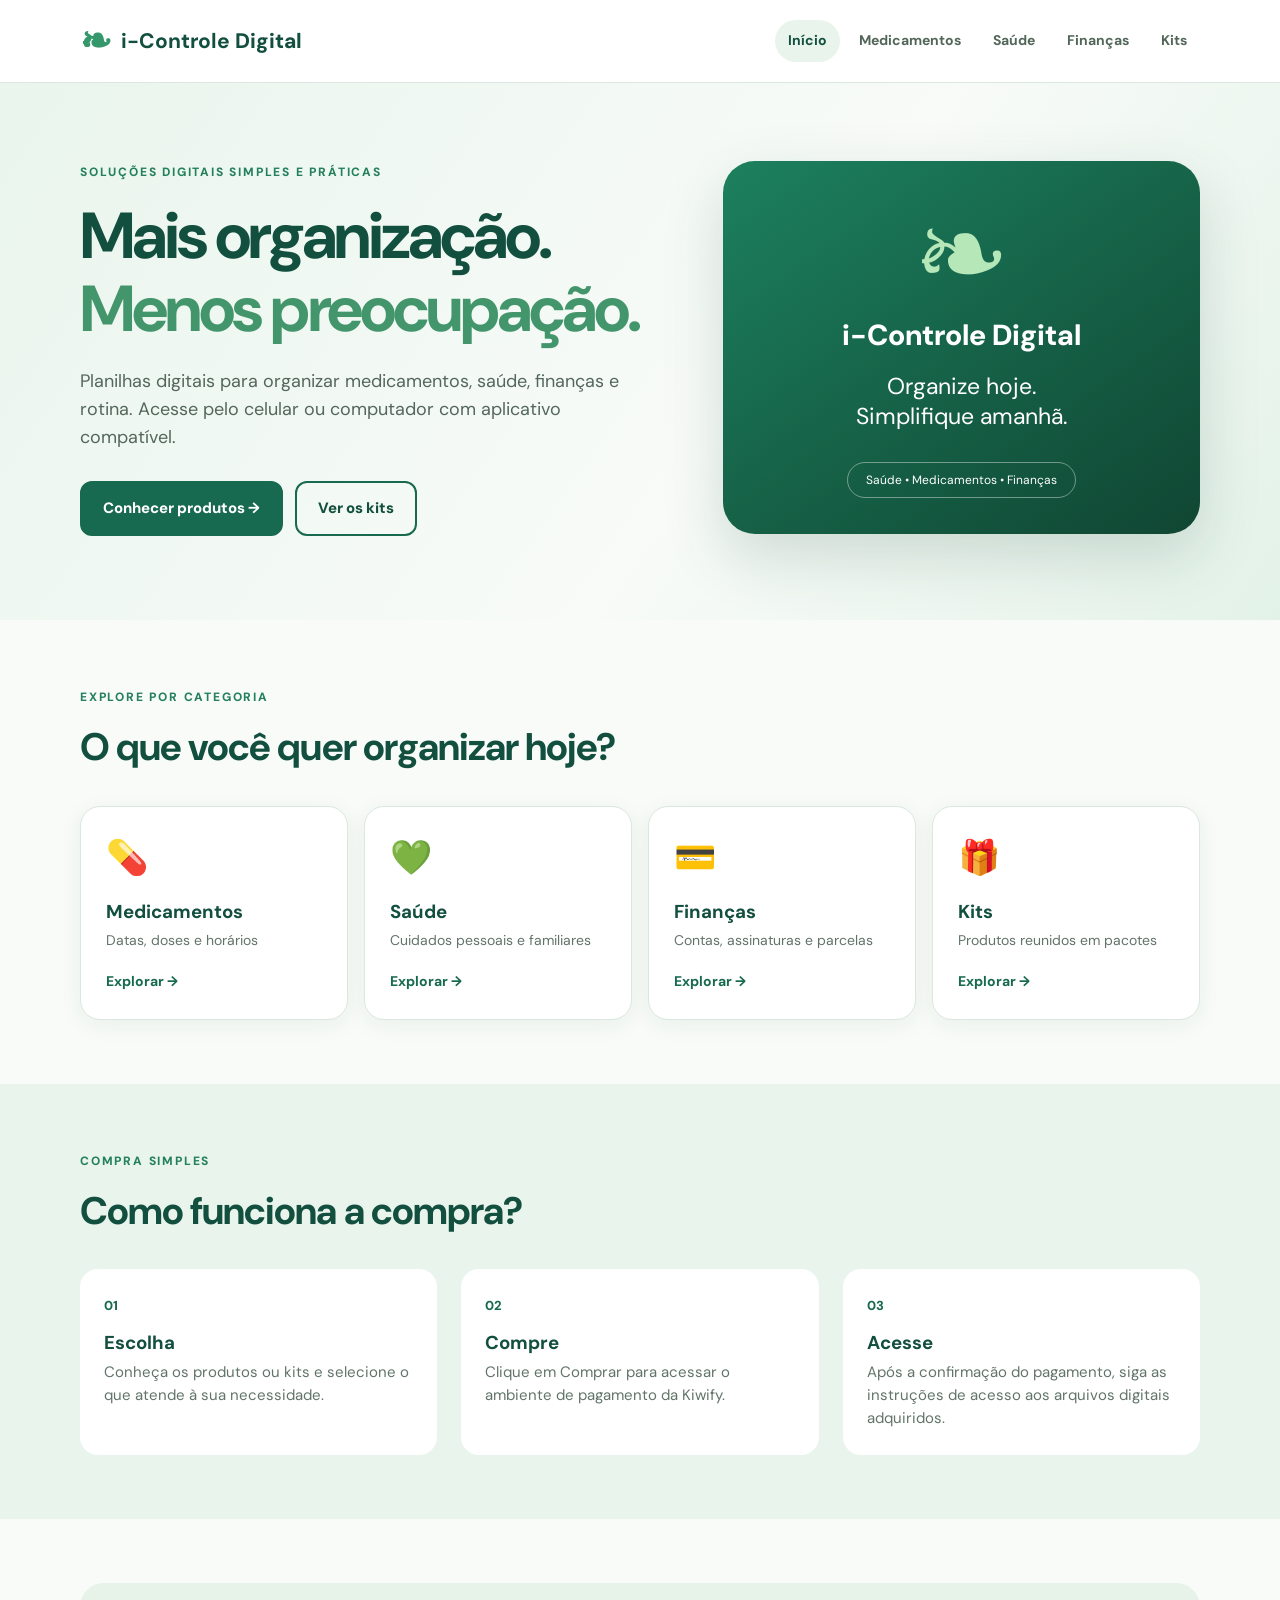
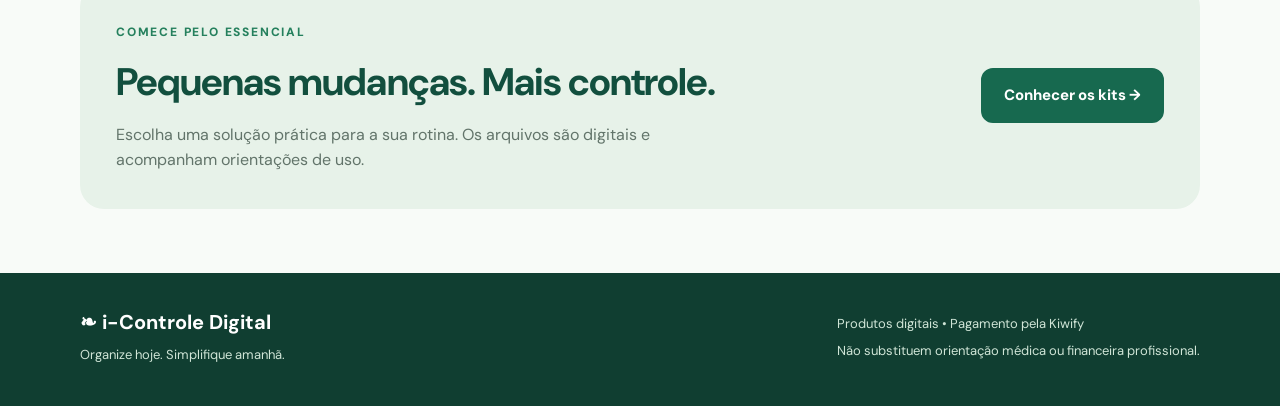
<file: index.html>
<!doctype html><html lang="pt-BR"><meta name="facebook-domain-verification" content="hf2sgk27wk31iwbvp18b72681ggs8h" /<<meta name="facebook-domain-verification" content="hf2sgk27wk31iwbvp18b72681ggs8h" /><meta charset="utf-8"><meta name="viewport" content="width=device-width, initial-scale=1"><meta name="theme-color" content="#145d49"><meta name="description" content="i-Controle Digital: planilhas para organizar medicamentos, saúde e finanças. Conheça os produtos e compre pela Kiwify."><title>i-Controle Digital | Início</title><link rel="stylesheet" href="style.css"></head><body><a class="skip" href="#conteudo">Ir para o conteúdo</a><header class="top"><div class="shell bar"><a class="brand" href="index.html" aria-label="i-Controle Digital, início"><span class="leaf">❧</span><span>i-Controle <b>Digital</b></span></a><nav aria-label="Menu principal"><a href="index.html" aria-current="page">Início</a><a href="medicamentos.html" >Medicamentos</a><a href="saude.html" >Saúde</a><a href="financas.html" >Finanças</a><a href="kits.html" >Kits</a></nav></div></header><main id="conteudo"><section class="hero"><div class="shell hero-grid"><div><span class="overline">Soluções digitais simples e práticas</span><h1>Mais organização.<br><em>Menos preocupação.</em></h1><p>Planilhas digitais para organizar medicamentos, saúde, finanças e rotina. Acesse pelo celular ou computador com aplicativo compatível.</p><div class="hero-actions"><a class="btn big" href="medicamentos.html">Conhecer produtos →</a><a class="btn outline big" href="kits.html">Ver os kits</a></div></div><div class="hero-visual" aria-label="Marca i-Controle Digital"><div class="petals">❧</div><div class="hero-logo">i-Controle Digital</div><div class="hero-slogan">Organize hoje.<br>Simplifique amanhã.</div><div class="hero-pill">Saúde • Medicamentos • Finanças</div></div></div></section><section class="shell section"><span class="overline">Explore por categoria</span><h2>O que você quer organizar hoje?</h2><div class="categories"><a href="medicamentos.html"><span>💊</span><h3>Medicamentos</h3><p>Datas, doses e horários</p><b>Explorar →</b></a><a href="saude.html"><span>💚</span><h3>Saúde</h3><p>Cuidados pessoais e familiares</p><b>Explorar →</b></a><a href="financas.html"><span>💳</span><h3>Finanças</h3><p>Contas, assinaturas e parcelas</p><b>Explorar →</b></a><a href="kits.html"><span>🎁</span><h3>Kits</h3><p>Produtos reunidos em pacotes</p><b>Explorar →</b></a></div></section><section class="soft"><div class="shell section"><span class="overline">Compra simples</span><h2>Como funciona a compra?</h2><div class="steps"><div><span>01</span><h3>Escolha</h3><p>Conheça os produtos ou kits e selecione o que atende à sua necessidade.</p></div><div><span>02</span><h3>Compre</h3><p>Clique em Comprar para acessar o ambiente de pagamento da Kiwify.</p></div><div><span>03</span><h3>Acesse</h3><p>Após a confirmação do pagamento, siga as instruções de acesso aos arquivos digitais adquiridos.</p></div></div></div></section><section class="shell section"><div class="highlight"><div><span class="overline">Comece pelo essencial</span><h2>Pequenas mudanças. Mais controle.</h2><p>Escolha uma solução prática para a sua rotina. Os arquivos são digitais e acompanham orientações de uso.</p></div><a href="kits.html" class="btn big">Conhecer os kits →</a></div></section></main><footer><div class="shell foot"><div><strong>❧ i-Controle Digital</strong><p>Organize hoje. Simplifique amanhã.</p></div><div><p>Produtos digitais • Pagamento pela Kiwify</p><p>Não substituem orientação médica ou financeira profissional.</p></div></div></footer></body></html>
</file>
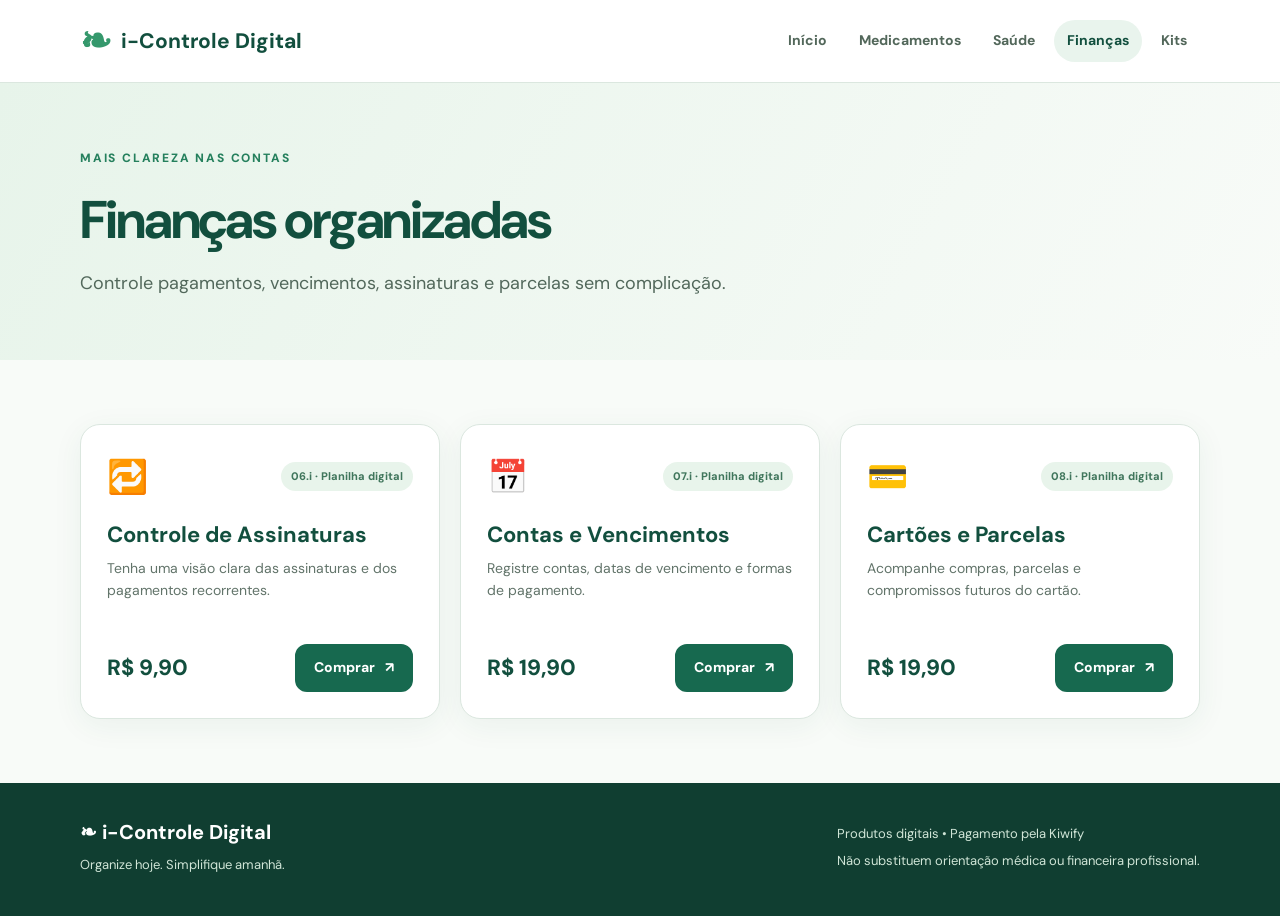
<file: financas.html>
<!doctype html><html lang="pt-BR"><head><meta charset="utf-8"><meta name="viewport" content="width=device-width, initial-scale=1"><meta name="theme-color" content="#145d49"><meta name="description" content="i-Controle Digital: planilhas para organizar medicamentos, saúde e finanças. Conheça os produtos e compre pela Kiwify."><title>i-Controle Digital | Finanças</title><link rel="stylesheet" href="style.css"></head><body><a class="skip" href="#conteudo">Ir para o conteúdo</a><header class="top"><div class="shell bar"><a class="brand" href="index.html" aria-label="i-Controle Digital, início"><span class="leaf">❧</span><span>i-Controle <b>Digital</b></span></a><nav aria-label="Menu principal"><a href="index.html" >Início</a><a href="medicamentos.html" >Medicamentos</a><a href="saude.html" >Saúde</a><a href="financas.html" aria-current="page">Finanças</a><a href="kits.html" >Kits</a></nav></div></header><main id="conteudo"><section class="pagehead"><div class="shell"><span class="overline">Mais clareza nas contas</span><h1>Finanças organizadas</h1><p>Controle pagamentos, vencimentos, assinaturas e parcelas sem complicação.</p></div></section><section class="shell section"><div class="products"><article class="product"><div class="product-top"><span class="symbol" aria-hidden="true">🔁</span><span class="tag">06.i · Planilha digital</span></div><h3>Controle de Assinaturas</h3><p>Tenha uma visão clara das assinaturas e dos pagamentos recorrentes.</p><div class="buy"><span class="price">R$ 9,90</span><a class="btn" target="_blank" rel="noopener noreferrer" href="https://pay.kiwify.com.br/hYUalHF" aria-label="Comprar Controle de Assinaturas na Kiwify">Comprar <span aria-hidden="true">↗</span></a></div></article><article class="product"><div class="product-top"><span class="symbol" aria-hidden="true">📅</span><span class="tag">07.i · Planilha digital</span></div><h3>Contas e Vencimentos</h3><p>Registre contas, datas de vencimento e formas de pagamento.</p><div class="buy"><span class="price">R$ 19,90</span><a class="btn" target="_blank" rel="noopener noreferrer" href="https://pay.kiwify.com.br/V22SPgA" aria-label="Comprar Contas e Vencimentos na Kiwify">Comprar <span aria-hidden="true">↗</span></a></div></article><article class="product"><div class="product-top"><span class="symbol" aria-hidden="true">💳</span><span class="tag">08.i · Planilha digital</span></div><h3>Cartões e Parcelas</h3><p>Acompanhe compras, parcelas e compromissos futuros do cartão.</p><div class="buy"><span class="price">R$ 19,90</span><a class="btn" target="_blank" rel="noopener noreferrer" href="https://pay.kiwify.com.br/3XIVOJy" aria-label="Comprar Cartões e Parcelas na Kiwify">Comprar <span aria-hidden="true">↗</span></a></div></article></div></section></main><footer><div class="shell foot"><div><strong>❧ i-Controle Digital</strong><p>Organize hoje. Simplifique amanhã.</p></div><div><p>Produtos digitais • Pagamento pela Kiwify</p><p>Não substituem orientação médica ou financeira profissional.</p></div></div></footer></body></html>
</file>
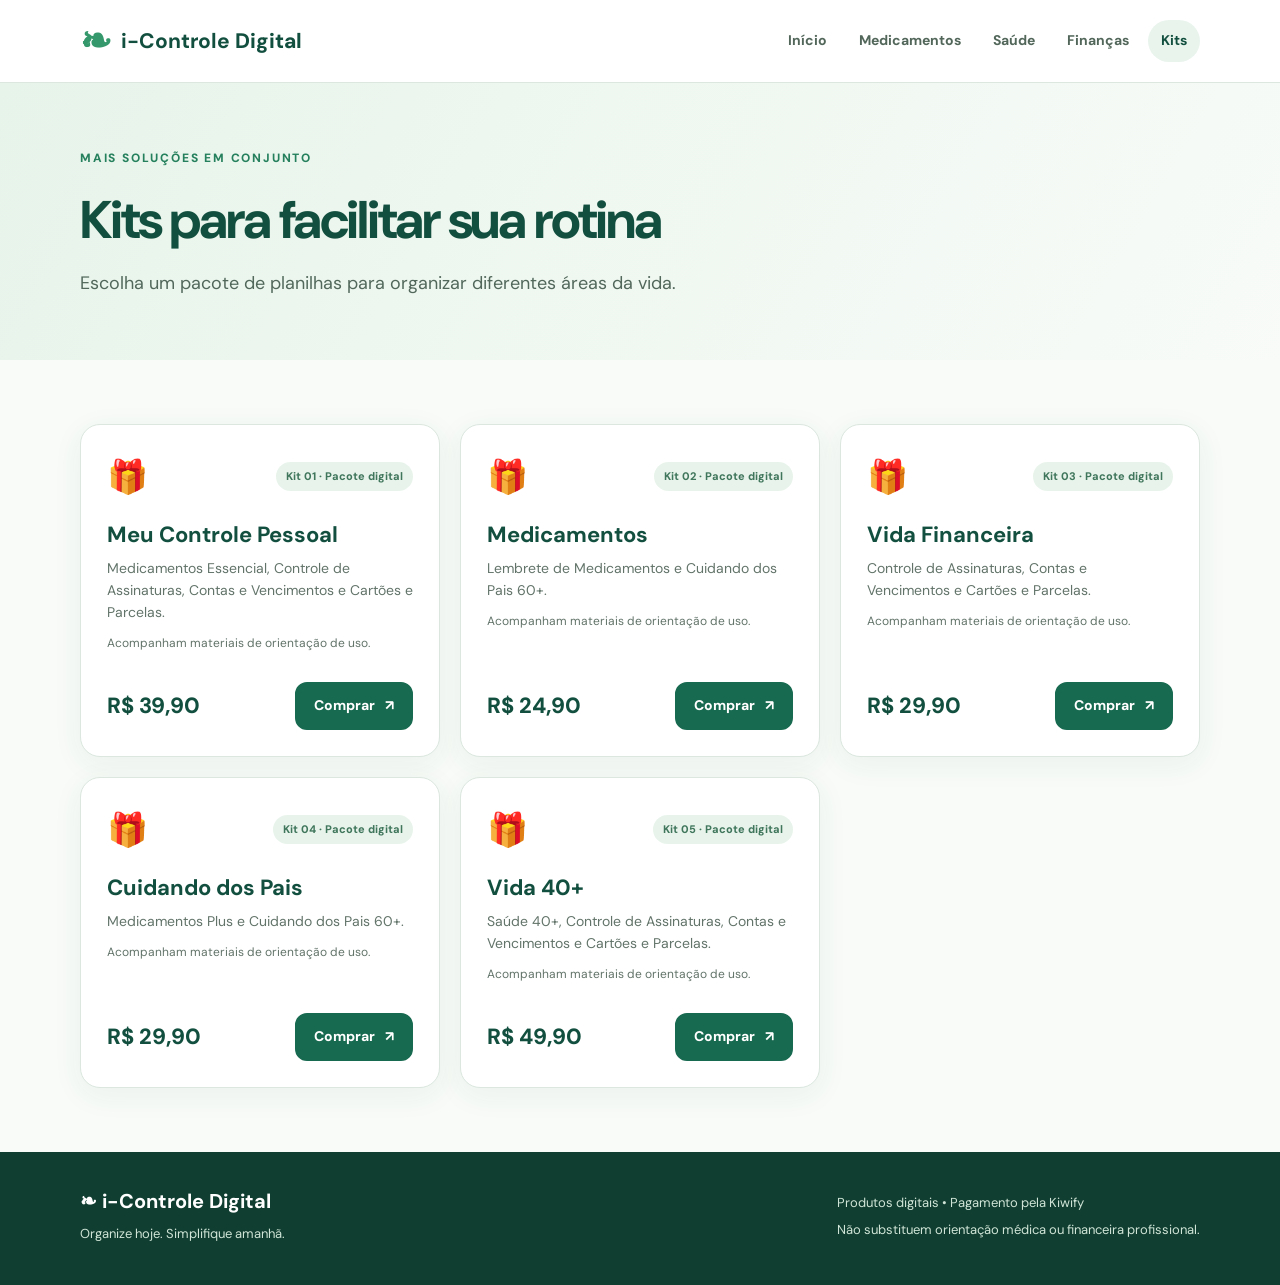
<file: kits.html>
<!doctype html><html lang="pt-BR"><head><meta charset="utf-8"><meta name="viewport" content="width=device-width, initial-scale=1"><meta name="theme-color" content="#145d49"><meta name="description" content="i-Controle Digital: planilhas para organizar medicamentos, saúde e finanças. Conheça os produtos e compre pela Kiwify."><title>i-Controle Digital | Kits</title><link rel="stylesheet" href="style.css"></head><body><a class="skip" href="#conteudo">Ir para o conteúdo</a><header class="top"><div class="shell bar"><a class="brand" href="index.html" aria-label="i-Controle Digital, início"><span class="leaf">❧</span><span>i-Controle <b>Digital</b></span></a><nav aria-label="Menu principal"><a href="index.html" >Início</a><a href="medicamentos.html" >Medicamentos</a><a href="saude.html" >Saúde</a><a href="financas.html" >Finanças</a><a href="kits.html" aria-current="page">Kits</a></nav></div></header><main id="conteudo"><section class="pagehead"><div class="shell"><span class="overline">Mais soluções em conjunto</span><h1>Kits para facilitar sua rotina</h1><p>Escolha um pacote de planilhas para organizar diferentes áreas da vida.</p></div></section><section class="shell section"><div class="products"><article class="product"><div class="product-top"><span class="symbol" aria-hidden="true">🎁</span><span class="tag">Kit 01 · Pacote digital</span></div><h3>Meu Controle Pessoal</h3><p>Medicamentos Essencial, Controle de Assinaturas, Contas e Vencimentos e Cartões e Parcelas.</p><p class="micro">Acompanham materiais de orientação de uso.</p><div class="buy"><span class="price">R$ 39,90</span><a class="btn" target="_blank" rel="noopener noreferrer" href="https://pay.kiwify.com.br/bpzXtmX">Comprar <span aria-hidden="true">↗</span></a></div></article><article class="product"><div class="product-top"><span class="symbol" aria-hidden="true">🎁</span><span class="tag">Kit 02 · Pacote digital</span></div><h3>Medicamentos</h3><p>Lembrete de Medicamentos e Cuidando dos Pais 60+.</p><p class="micro">Acompanham materiais de orientação de uso.</p><div class="buy"><span class="price">R$ 24,90</span><a class="btn" target="_blank" rel="noopener noreferrer" href="https://pay.kiwify.com.br/uZSyBqc">Comprar <span aria-hidden="true">↗</span></a></div></article><article class="product"><div class="product-top"><span class="symbol" aria-hidden="true">🎁</span><span class="tag">Kit 03 · Pacote digital</span></div><h3>Vida Financeira</h3><p>Controle de Assinaturas, Contas e Vencimentos e Cartões e Parcelas.</p><p class="micro">Acompanham materiais de orientação de uso.</p><div class="buy"><span class="price">R$ 29,90</span><a class="btn" target="_blank" rel="noopener noreferrer" href="https://pay.kiwify.com.br/gsyx7Sx">Comprar <span aria-hidden="true">↗</span></a></div></article><article class="product"><div class="product-top"><span class="symbol" aria-hidden="true">🎁</span><span class="tag">Kit 04 · Pacote digital</span></div><h3>Cuidando dos Pais</h3><p>Medicamentos Plus e Cuidando dos Pais 60+.</p><p class="micro">Acompanham materiais de orientação de uso.</p><div class="buy"><span class="price">R$ 29,90</span><a class="btn" target="_blank" rel="noopener noreferrer" href="https://pay.kiwify.com.br/2t6FAL9">Comprar <span aria-hidden="true">↗</span></a></div></article><article class="product"><div class="product-top"><span class="symbol" aria-hidden="true">🎁</span><span class="tag">Kit 05 · Pacote digital</span></div><h3>Vida 40+</h3><p>Saúde 40+, Controle de Assinaturas, Contas e Vencimentos e Cartões e Parcelas.</p><p class="micro">Acompanham materiais de orientação de uso.</p><div class="buy"><span class="price">R$ 49,90</span><a class="btn" target="_blank" rel="noopener noreferrer" href="https://pay.kiwify.com.br/SD7dcii">Comprar <span aria-hidden="true">↗</span></a></div></article></div></section></main><footer><div class="shell foot"><div><strong>❧ i-Controle Digital</strong><p>Organize hoje. Simplifique amanhã.</p></div><div><p>Produtos digitais • Pagamento pela Kiwify</p><p>Não substituem orientação médica ou financeira profissional.</p></div></div></footer></body></html>
</file>
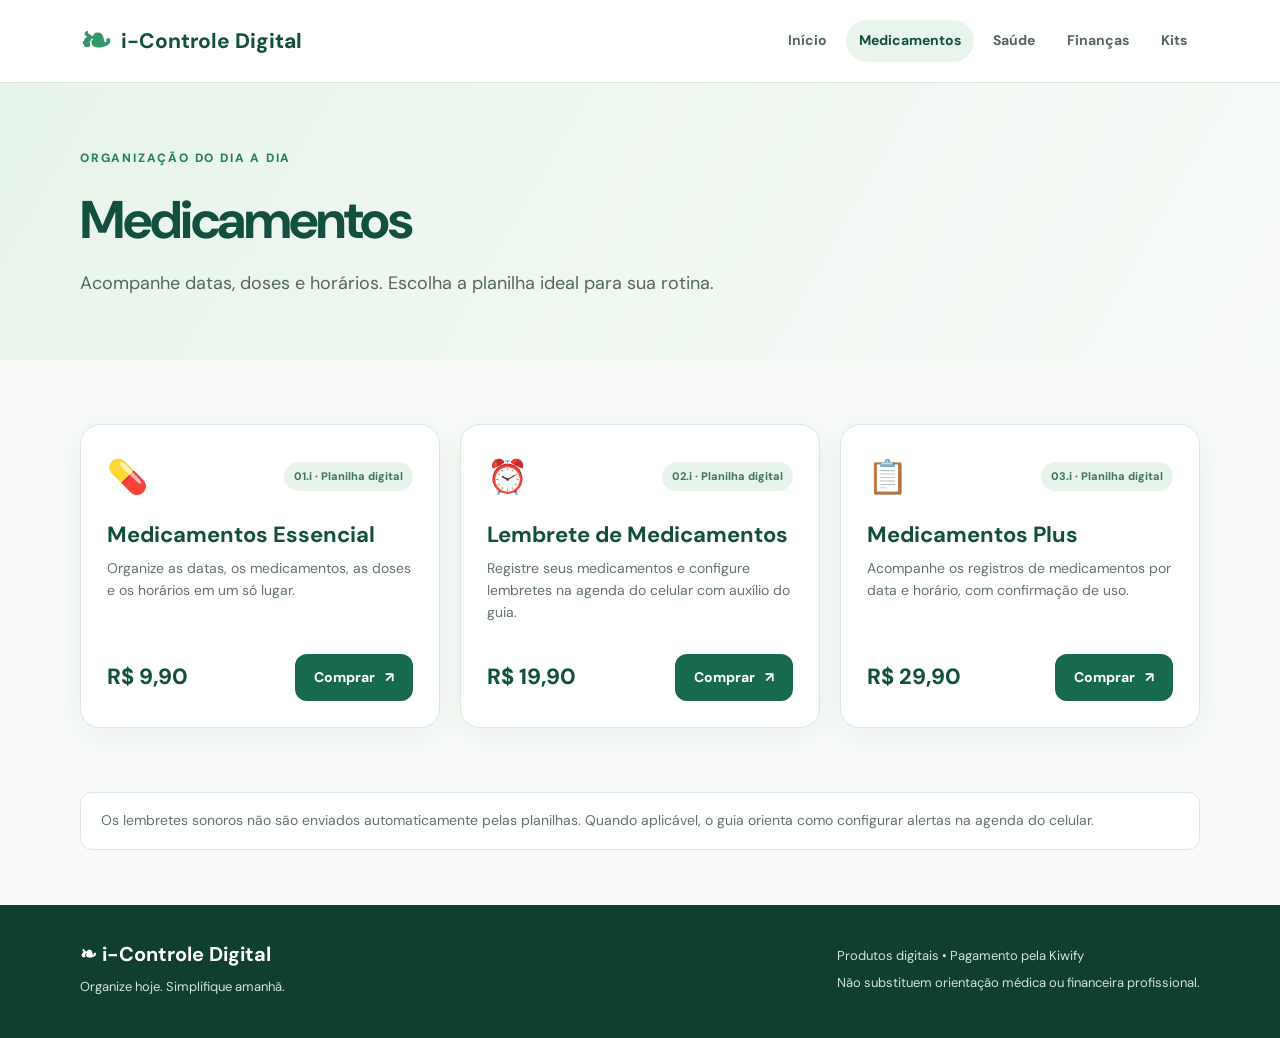
<file: medicamentos.html>
<!doctype html><html lang="pt-BR"><head><meta charset="utf-8"><meta name="viewport" content="width=device-width, initial-scale=1"><meta name="theme-color" content="#145d49"><meta name="description" content="i-Controle Digital: planilhas para organizar medicamentos, saúde e finanças. Conheça os produtos e compre pela Kiwify."><title>i-Controle Digital | Medicamentos</title><link rel="stylesheet" href="style.css"></head><body><a class="skip" href="#conteudo">Ir para o conteúdo</a><header class="top"><div class="shell bar"><a class="brand" href="index.html" aria-label="i-Controle Digital, início"><span class="leaf">❧</span><span>i-Controle <b>Digital</b></span></a><nav aria-label="Menu principal"><a href="index.html" >Início</a><a href="medicamentos.html" aria-current="page">Medicamentos</a><a href="saude.html" >Saúde</a><a href="financas.html" >Finanças</a><a href="kits.html" >Kits</a></nav></div></header><main id="conteudo"><section class="pagehead"><div class="shell"><span class="overline">Organização do dia a dia</span><h1>Medicamentos</h1><p>Acompanhe datas, doses e horários. Escolha a planilha ideal para sua rotina.</p></div></section><section class="shell section"><div class="products"><article class="product"><div class="product-top"><span class="symbol" aria-hidden="true">💊</span><span class="tag">01.i · Planilha digital</span></div><h3>Medicamentos Essencial</h3><p>Organize as datas, os medicamentos, as doses e os horários em um só lugar.</p><div class="buy"><span class="price">R$ 9,90</span><a class="btn" target="_blank" rel="noopener noreferrer" href="https://pay.kiwify.com.br/k7A9E62" aria-label="Comprar Medicamentos Essencial na Kiwify">Comprar <span aria-hidden="true">↗</span></a></div></article><article class="product"><div class="product-top"><span class="symbol" aria-hidden="true">⏰</span><span class="tag">02.i · Planilha digital</span></div><h3>Lembrete de Medicamentos</h3><p>Registre seus medicamentos e configure lembretes na agenda do celular com auxílio do guia.</p><div class="buy"><span class="price">R$ 19,90</span><a class="btn" target="_blank" rel="noopener noreferrer" href="https://pay.kiwify.com.br/GzPvfnl" aria-label="Comprar Lembrete de Medicamentos na Kiwify">Comprar <span aria-hidden="true">↗</span></a></div></article><article class="product"><div class="product-top"><span class="symbol" aria-hidden="true">📋</span><span class="tag">03.i · Planilha digital</span></div><h3>Medicamentos Plus</h3><p>Acompanhe os registros de medicamentos por data e horário, com confirmação de uso.</p><div class="buy"><span class="price">R$ 29,90</span><a class="btn" target="_blank" rel="noopener noreferrer" href="https://pay.kiwify.com.br/OZPMltr" aria-label="Comprar Medicamentos Plus na Kiwify">Comprar <span aria-hidden="true">↗</span></a></div></article></div></section><div class="shell notice">Os lembretes sonoros não são enviados automaticamente pelas planilhas. Quando aplicável, o guia orienta como configurar alertas na agenda do celular.</div></main><footer><div class="shell foot"><div><strong>❧ i-Controle Digital</strong><p>Organize hoje. Simplifique amanhã.</p></div><div><p>Produtos digitais • Pagamento pela Kiwify</p><p>Não substituem orientação médica ou financeira profissional.</p></div></div></footer></body></html>
</file>
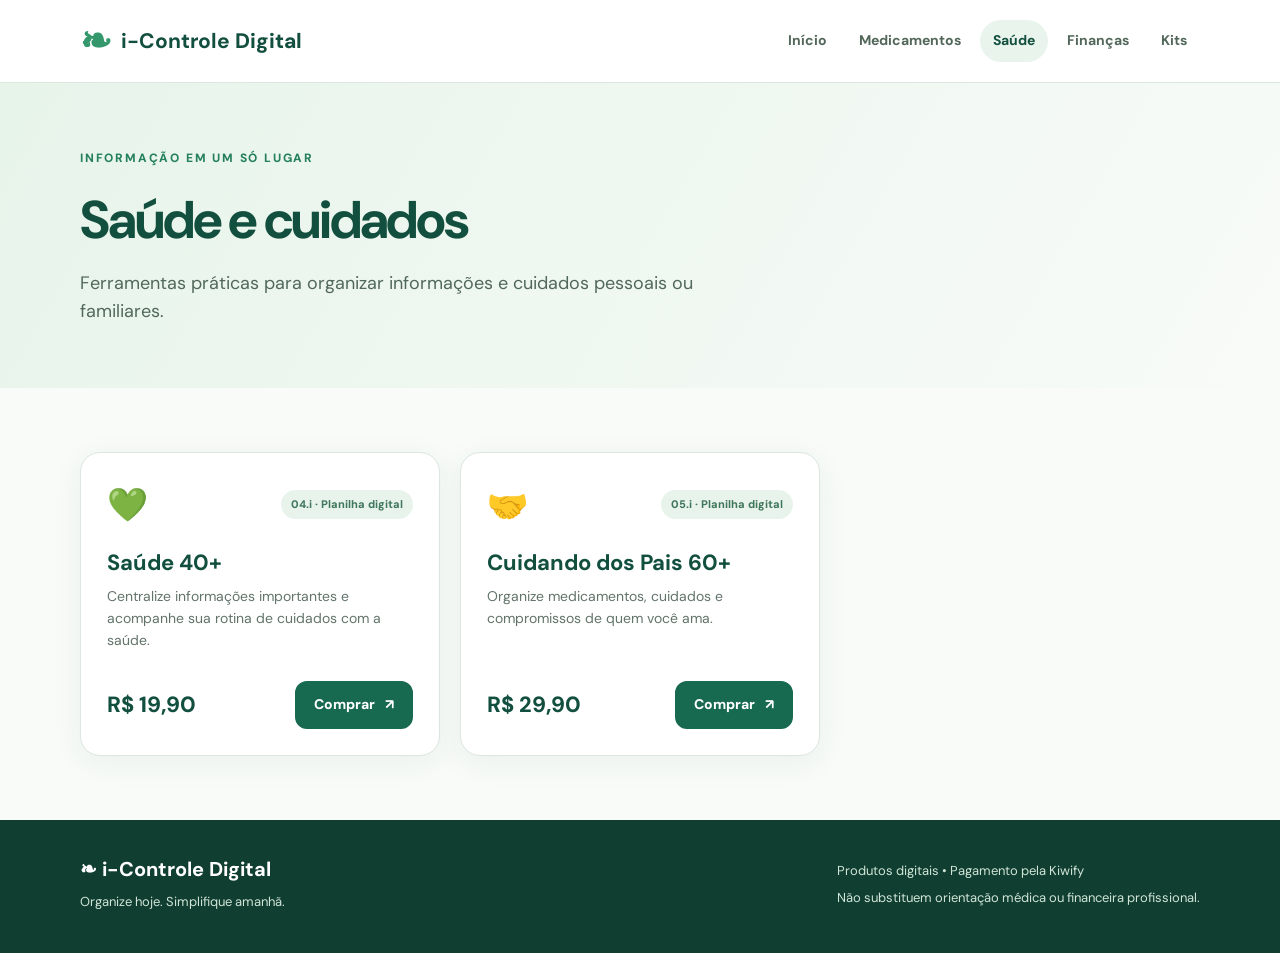
<file: saude.html>
<!doctype html><html lang="pt-BR"><head><meta charset="utf-8"><meta name="viewport" content="width=device-width, initial-scale=1"><meta name="theme-color" content="#145d49"><meta name="description" content="i-Controle Digital: planilhas para organizar medicamentos, saúde e finanças. Conheça os produtos e compre pela Kiwify."><title>i-Controle Digital | Saúde</title><link rel="stylesheet" href="style.css"></head><body><a class="skip" href="#conteudo">Ir para o conteúdo</a><header class="top"><div class="shell bar"><a class="brand" href="index.html" aria-label="i-Controle Digital, início"><span class="leaf">❧</span><span>i-Controle <b>Digital</b></span></a><nav aria-label="Menu principal"><a href="index.html" >Início</a><a href="medicamentos.html" >Medicamentos</a><a href="saude.html" aria-current="page">Saúde</a><a href="financas.html" >Finanças</a><a href="kits.html" >Kits</a></nav></div></header><main id="conteudo"><section class="pagehead"><div class="shell"><span class="overline">Informação em um só lugar</span><h1>Saúde e cuidados</h1><p>Ferramentas práticas para organizar informações e cuidados pessoais ou familiares.</p></div></section><section class="shell section"><div class="products"><article class="product"><div class="product-top"><span class="symbol" aria-hidden="true">💚</span><span class="tag">04.i · Planilha digital</span></div><h3>Saúde 40+</h3><p>Centralize informações importantes e acompanhe sua rotina de cuidados com a saúde.</p><div class="buy"><span class="price">R$ 19,90</span><a class="btn" target="_blank" rel="noopener noreferrer" href="https://pay.kiwify.com.br/Ur4gphX" aria-label="Comprar Saúde 40+ na Kiwify">Comprar <span aria-hidden="true">↗</span></a></div></article><article class="product"><div class="product-top"><span class="symbol" aria-hidden="true">🤝</span><span class="tag">05.i · Planilha digital</span></div><h3>Cuidando dos Pais 60+</h3><p>Organize medicamentos, cuidados e compromissos de quem você ama.</p><div class="buy"><span class="price">R$ 29,90</span><a class="btn" target="_blank" rel="noopener noreferrer" href="https://pay.kiwify.com.br/hPBHG8B" aria-label="Comprar Cuidando dos Pais 60+ na Kiwify">Comprar <span aria-hidden="true">↗</span></a></div></article></div></section></main><footer><div class="shell foot"><div><strong>❧ i-Controle Digital</strong><p>Organize hoje. Simplifique amanhã.</p></div><div><p>Produtos digitais • Pagamento pela Kiwify</p><p>Não substituem orientação médica ou financeira profissional.</p></div></div></footer></body></html>
</file>
<file: style.css>
@import url('https://fonts.googleapis.com/css2?family=DM+Sans:wght@400;500;600;700;800&display=swap');:root{--forest:#124f3e;--green:#17694f;--mint:#e9f4ed;--ink:#20312a;--muted:#62746a;--border:#dbe7df;--paper:#fff;--background:#f8fbf8}*{box-sizing:border-box}html{scroll-behavior:smooth}body{margin:0;background:var(--background);color:var(--ink);font-family:'DM Sans',Arial,sans-serif;line-height:1.55}a{color:inherit}a:focus-visible{outline:3px solid #d2a83c;outline-offset:4px}.skip{position:absolute;left:-9999px}.skip:focus{left:12px;top:12px;background:white;padding:10px;z-index:10}.shell{width:min(1120px,calc(100% - 40px));margin:auto}.top{background:#fff;border-bottom:1px solid var(--border);position:sticky;top:0;z-index:5}.bar{min-height:82px;display:flex;align-items:center;justify-content:space-between;gap:22px}.brand{text-decoration:none;display:flex;align-items:center;gap:9px;color:var(--forest);font-size:21px;font-weight:700;white-space:nowrap}.brand b{font-weight:800}.leaf{font-size:38px;line-height:1;color:#35986c}.bar nav{display:flex;flex-wrap:wrap;gap:6px}.bar nav a{font-size:14px;font-weight:700;text-decoration:none;padding:10px 13px;border-radius:99px;color:#52675a}.bar nav a:hover,.bar nav a[aria-current]{background:var(--mint);color:var(--forest)}.hero{background:linear-gradient(125deg,#e9f5ed,#f8fbf8 58%,#e3f2e8);padding:76px 0 84px}.hero-grid{display:grid;grid-template-columns:1.1fr .9fr;gap:60px;align-items:center}.overline{text-transform:uppercase;font-size:12px;letter-spacing:.15em;font-weight:800;color:#25805d}.hero h1{font-size:clamp(38px,5.2vw,65px);line-height:1.12;letter-spacing:-.045em;margin:16px 0 23px;color:var(--forest)}.hero h1 em{font-style:normal;color:#43956b}.hero p{max-width:580px;font-size:18px;color:#54675b}.hero-actions{display:flex;flex-wrap:wrap;gap:12px;margin-top:29px}.btn{display:inline-flex;align-items:center;justify-content:center;gap:10px;border-radius:12px;background:var(--green);color:white;text-decoration:none;font-weight:800;padding:11px 17px;white-space:nowrap;border:2px solid var(--green);font-size:14px}.btn:hover{background:var(--forest);border-color:var(--forest)}.btn.outline{background:transparent;color:var(--forest)}.btn.outline:hover{background:#e5f2e9}.btn.big{padding:14px 21px;font-size:15px}.hero-visual{min-height:360px;border-radius:32px;background:linear-gradient(145deg,#1c805e,#104633);box-shadow:0 22px 60px #164a332b;color:#fff;display:flex;flex-direction:column;align-items:center;justify-content:center;text-align:center;padding:36px}.petals{font-size:116px;line-height:1;color:#b6e7b8}.hero-logo{font-size:29px;font-weight:800}.hero-slogan{font-size:23px;line-height:1.3;margin-top:14px}.hero-pill{border:1px solid #ffffff66;border-radius:99px;padding:8px 18px;font-size:12px;margin-top:30px}.section{padding:64px 0}.section h2{font-size:clamp(27px,3vw,39px);color:var(--forest);margin:9px 0 28px;letter-spacing:-.025em}.categories{display:grid;grid-template-columns:repeat(4,1fr);gap:16px}.categories a{background:#fff;border:1px solid var(--border);border-radius:20px;padding:25px;text-decoration:none;box-shadow:0 5px 22px #154c3010}.categories a:hover{border-color:#70b38c;transform:translateY(-2px)}.categories span{font-size:34px}.categories h3{margin:13px 0 4px;color:var(--forest)}.categories p{margin:0 0 17px;font-size:14px;color:var(--muted)}.categories b{color:var(--green);font-size:14px}.soft{background:var(--mint)}.steps{display:grid;grid-template-columns:repeat(3,1fr);gap:24px}.steps>div{background:white;border-radius:18px;padding:24px}.steps span{font-size:13px;font-weight:800;color:var(--green)}.steps h3{margin:10px 0 4px;color:var(--forest)}.steps p{margin:0;color:var(--muted);font-size:15px}.highlight{background:#e7f2e9;border-radius:24px;padding:36px;display:flex;justify-content:space-between;align-items:center;gap:28px}.highlight h2{margin:10px 0}.highlight p{margin:0;color:var(--muted);max-width:620px}.pagehead{background:linear-gradient(120deg,#e7f4ea,#f8fbf8);padding:62px 0}.pagehead h1{font-size:clamp(35px,4.5vw,53px);letter-spacing:-.04em;color:var(--forest);margin:9px 0}.pagehead p{max-width:660px;color:#52685b;font-size:18px;margin:0}.products{display:grid;grid-template-columns:repeat(3,minmax(0,1fr));gap:20px}.product{display:flex;flex-direction:column;min-height:295px;background:white;border:1px solid var(--border);border-radius:20px;padding:26px;box-shadow:0 7px 30px #1b5c3810}.product-top{display:flex;align-items:center;justify-content:space-between;gap:10px}.symbol{font-size:33px}.tag{font-size:11px;color:#40765c;background:#e8f4eb;padding:6px 10px;border-radius:20px;font-weight:800;text-align:right}.product h3{font-size:22px;color:var(--forest);line-height:1.25;margin:19px 0 10px}.product p{color:var(--muted);font-size:14px;margin:0 0 10px}.product .micro{font-size:12px}.buy{display:flex;align-items:center;justify-content:space-between;gap:12px;margin-top:auto;padding-top:20px}.price{font-size:22px;color:var(--forest);font-weight:800;white-space:nowrap}.notice{background:#fff;border:1px solid var(--border);border-radius:12px;padding:17px 20px;margin-bottom:55px;color:var(--muted);font-size:14px}footer{background:#103e31;color:#fff;padding:34px 0}.foot{display:flex;justify-content:space-between;gap:24px}.foot strong{font-size:20px}.foot p{color:#d0e5d7;margin:7px 0;font-size:13px}@media(max-width:900px){.bar{align-items:flex-start;flex-direction:column;padding:14px 0;gap:6px}.bar nav{gap:2px}.bar nav a{padding:7px 9px;font-size:12px}.hero-grid{grid-template-columns:1fr;gap:32px}.hero-visual{min-height:290px}.categories{grid-template-columns:repeat(2,1fr)}.products{grid-template-columns:repeat(2,minmax(0,1fr))}}@media(max-width:600px){.shell{width:min(100% - 28px,1120px)}.hero{padding:40px 0}.hero p,.pagehead p{font-size:16px}.hero-visual{min-height:260px}.categories,.steps,.products{grid-template-columns:1fr}.section{padding:44px 0}.pagehead{padding:42px 0}.product{min-height:270px}.highlight{flex-direction:column;align-items:flex-start;padding:25px}.foot{flex-direction:column}.bar nav a{padding:7px}.brand{font-size:19px}.leaf{font-size:30px}}
</file>
